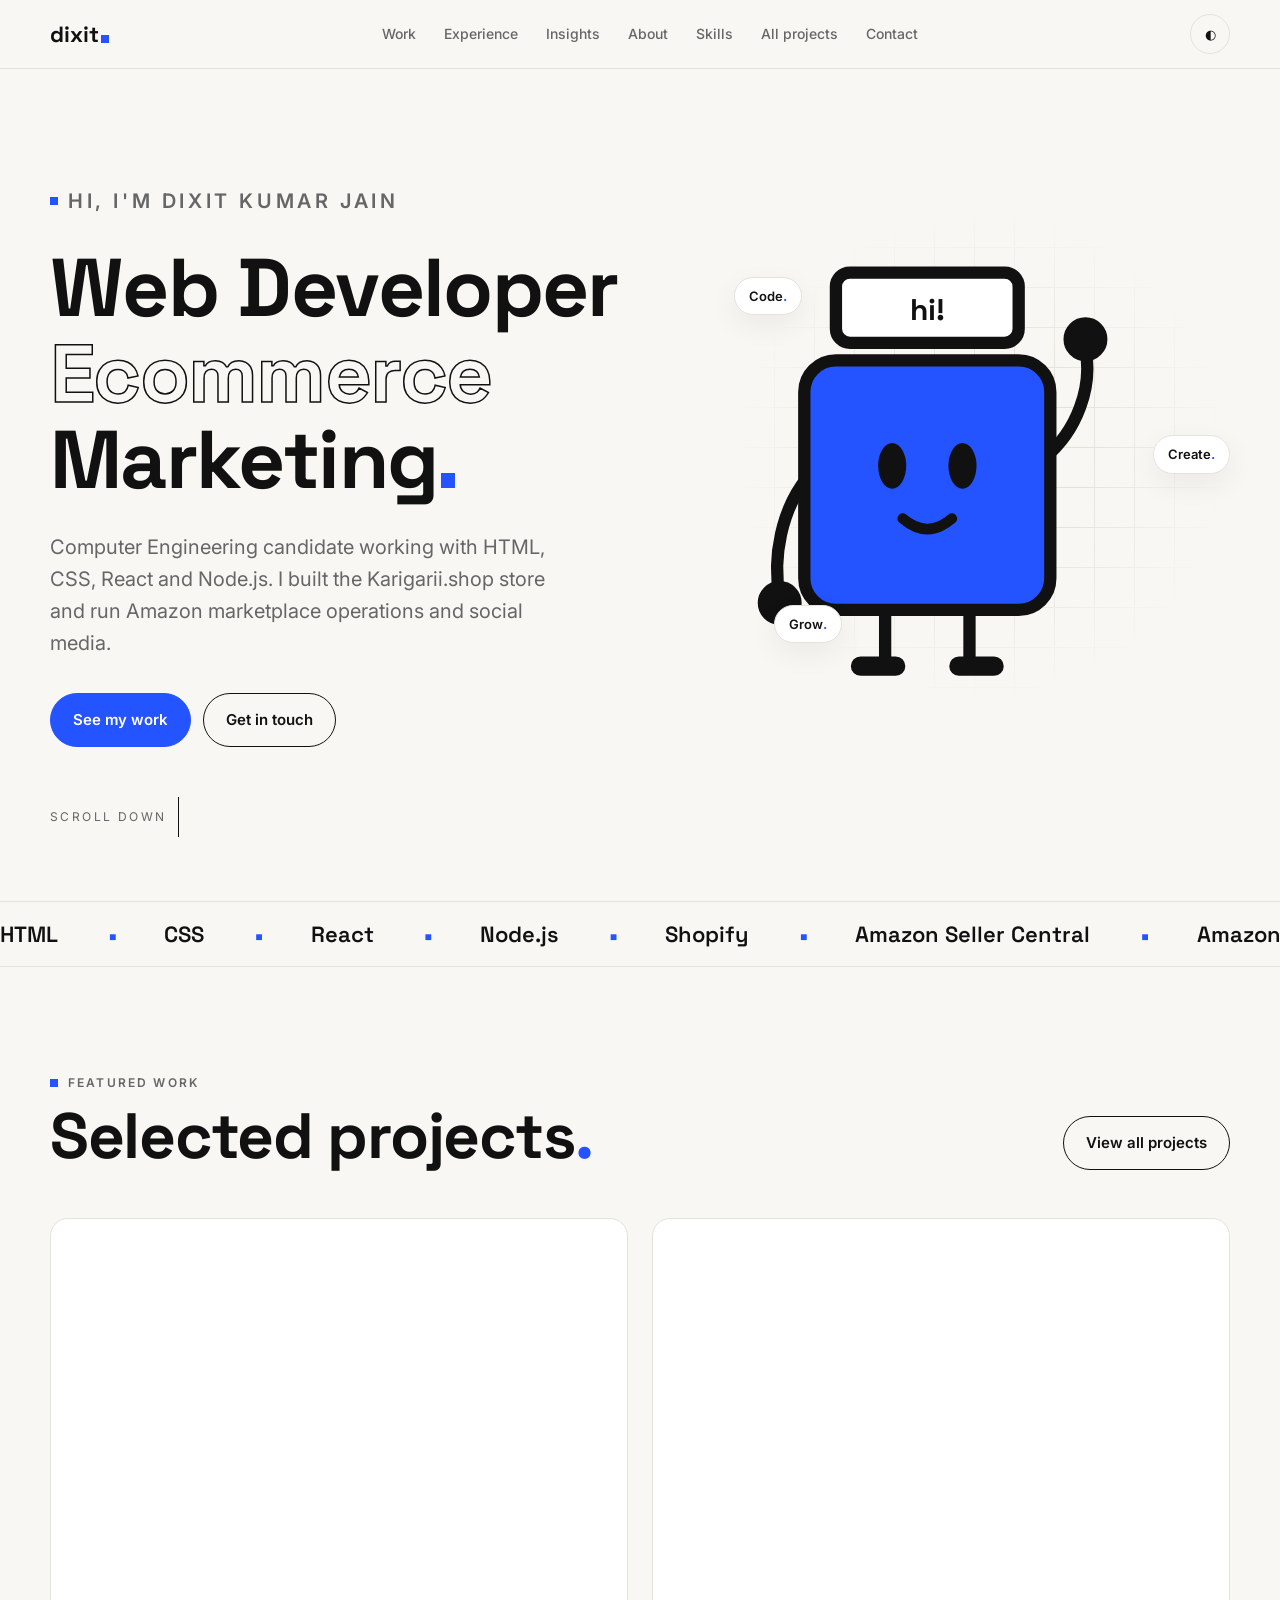
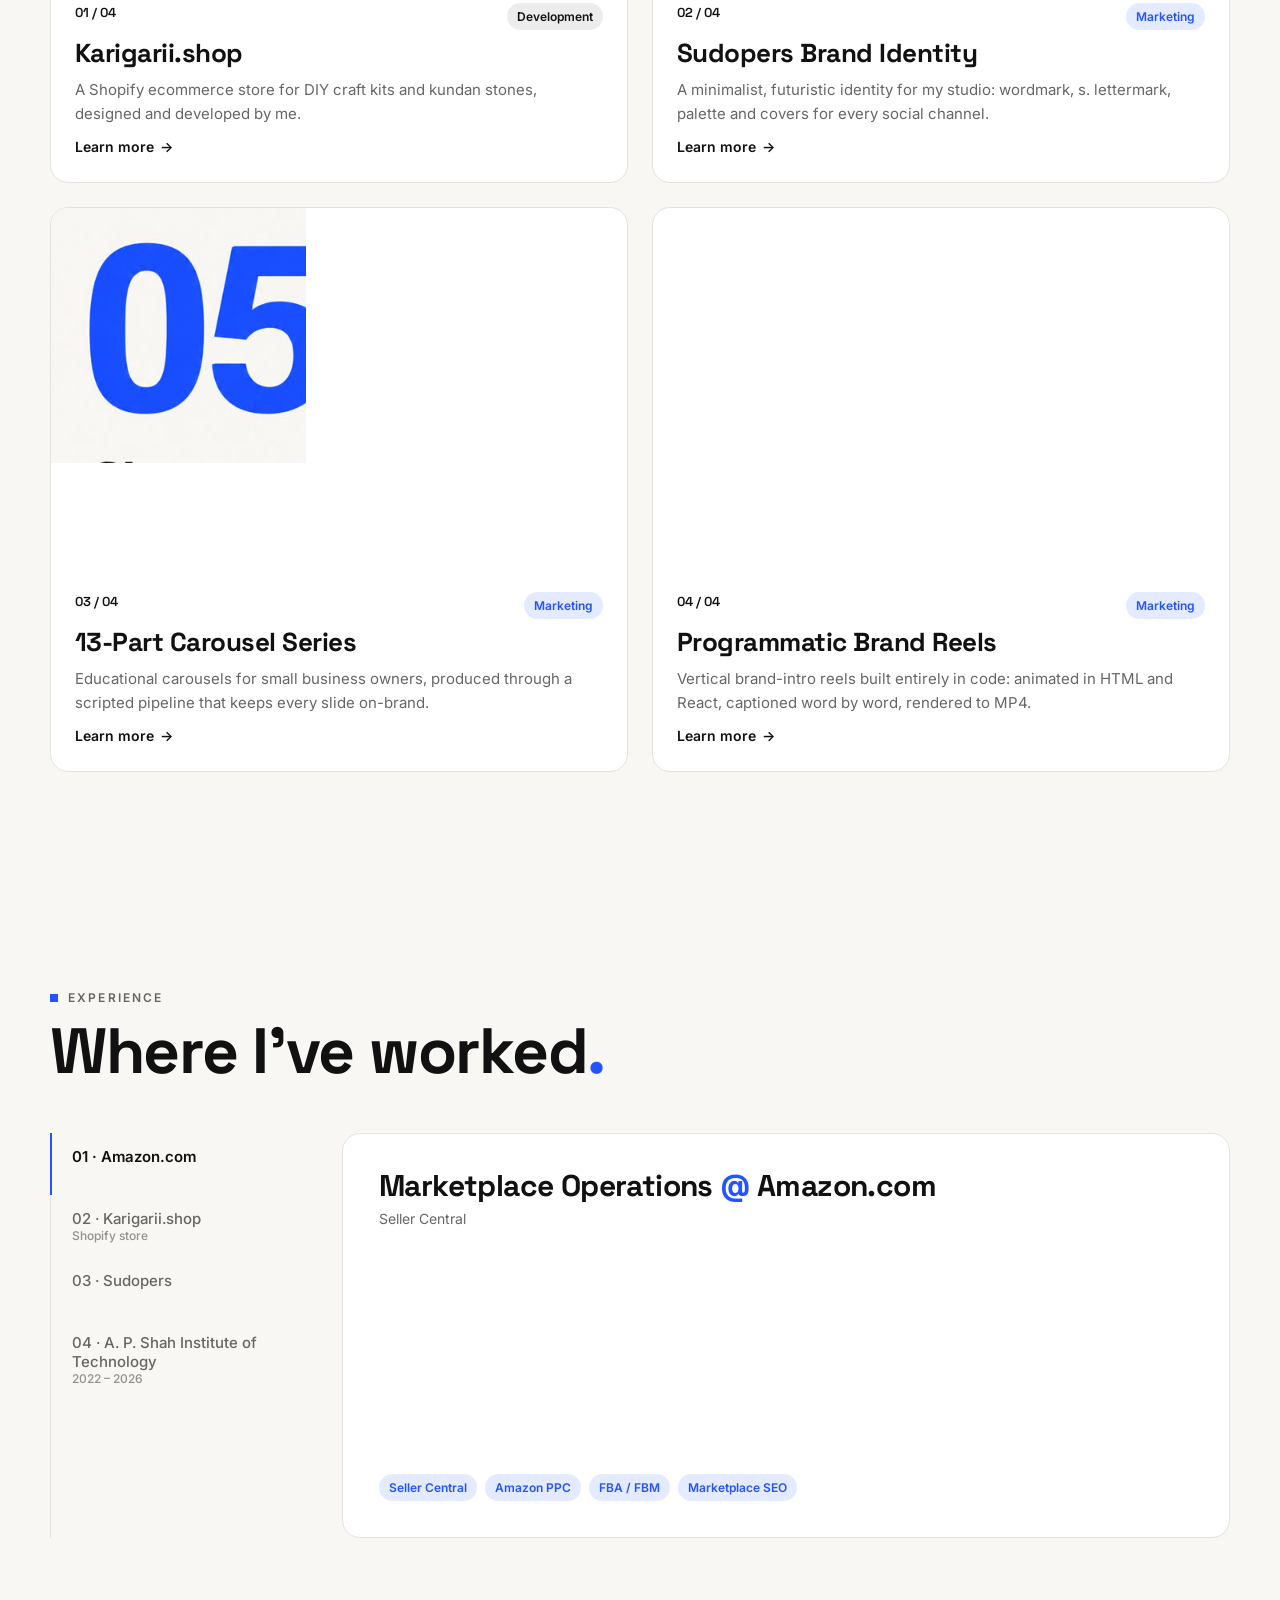
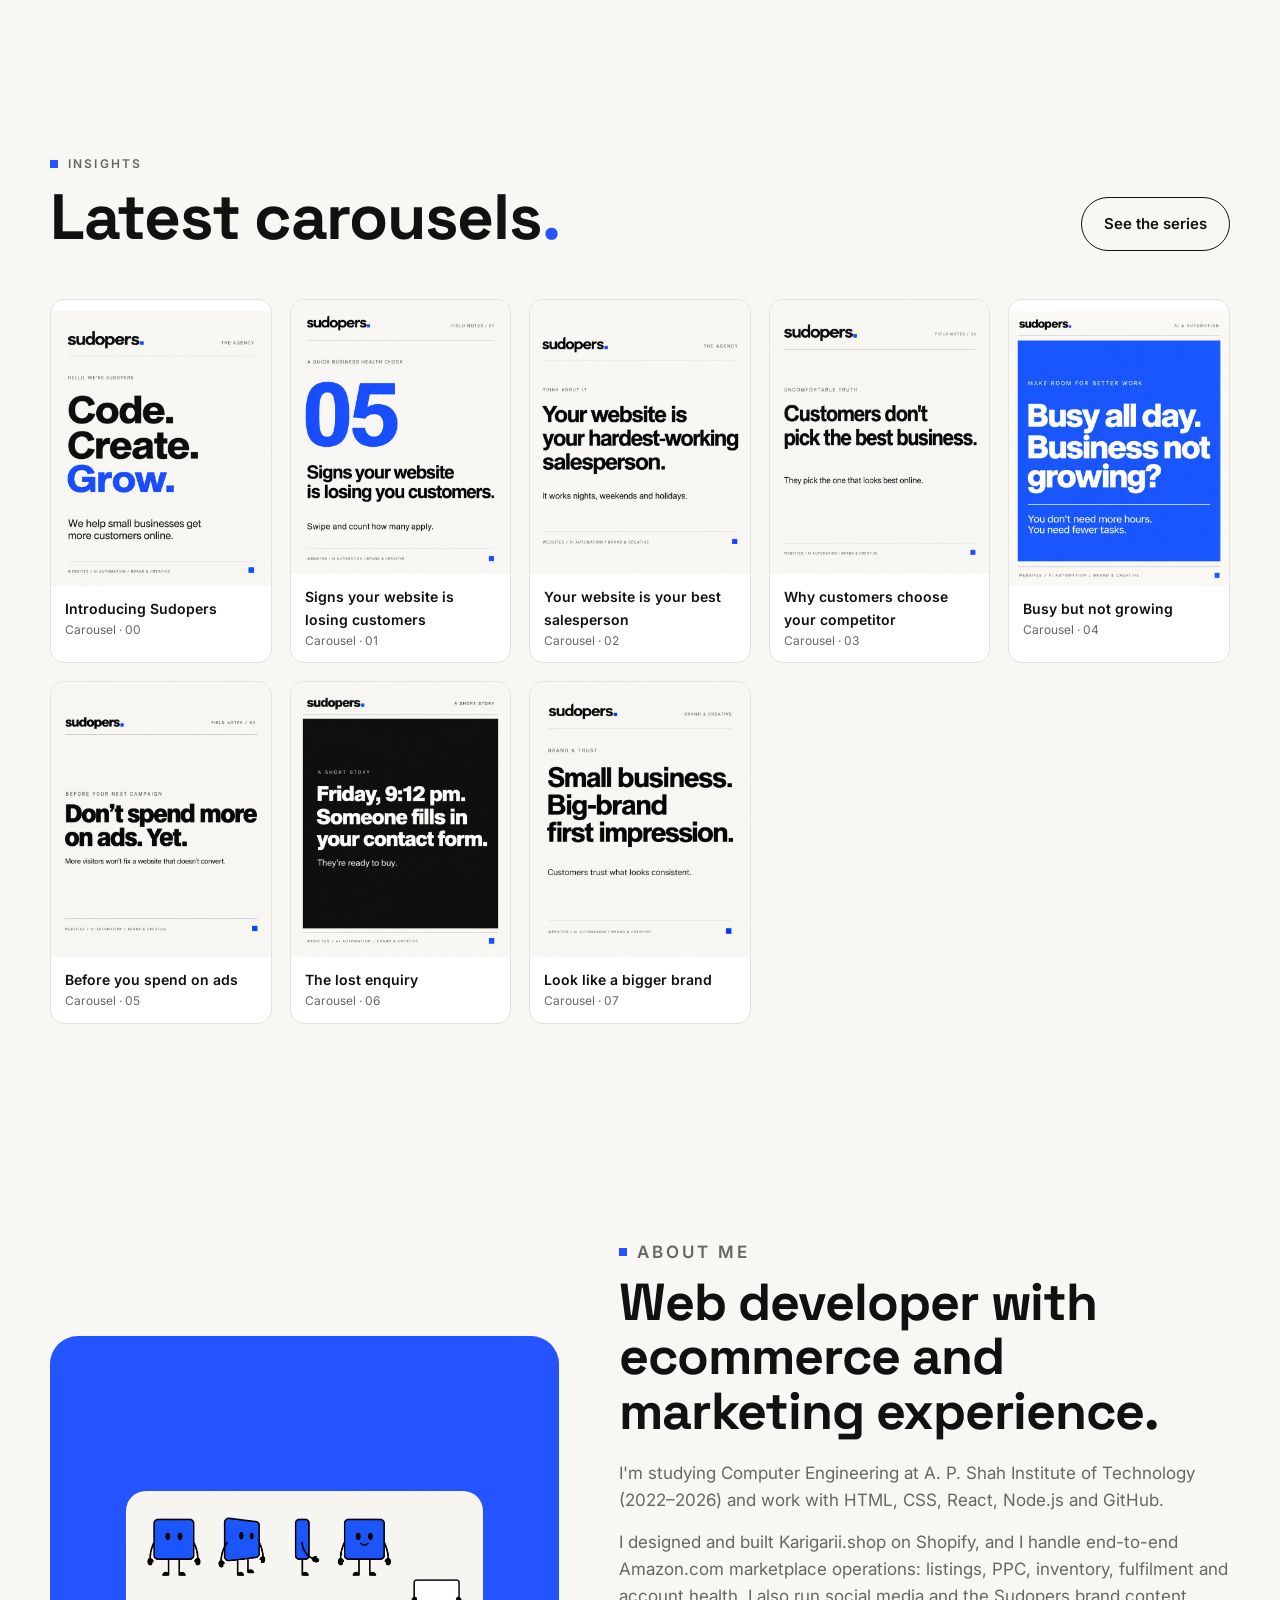
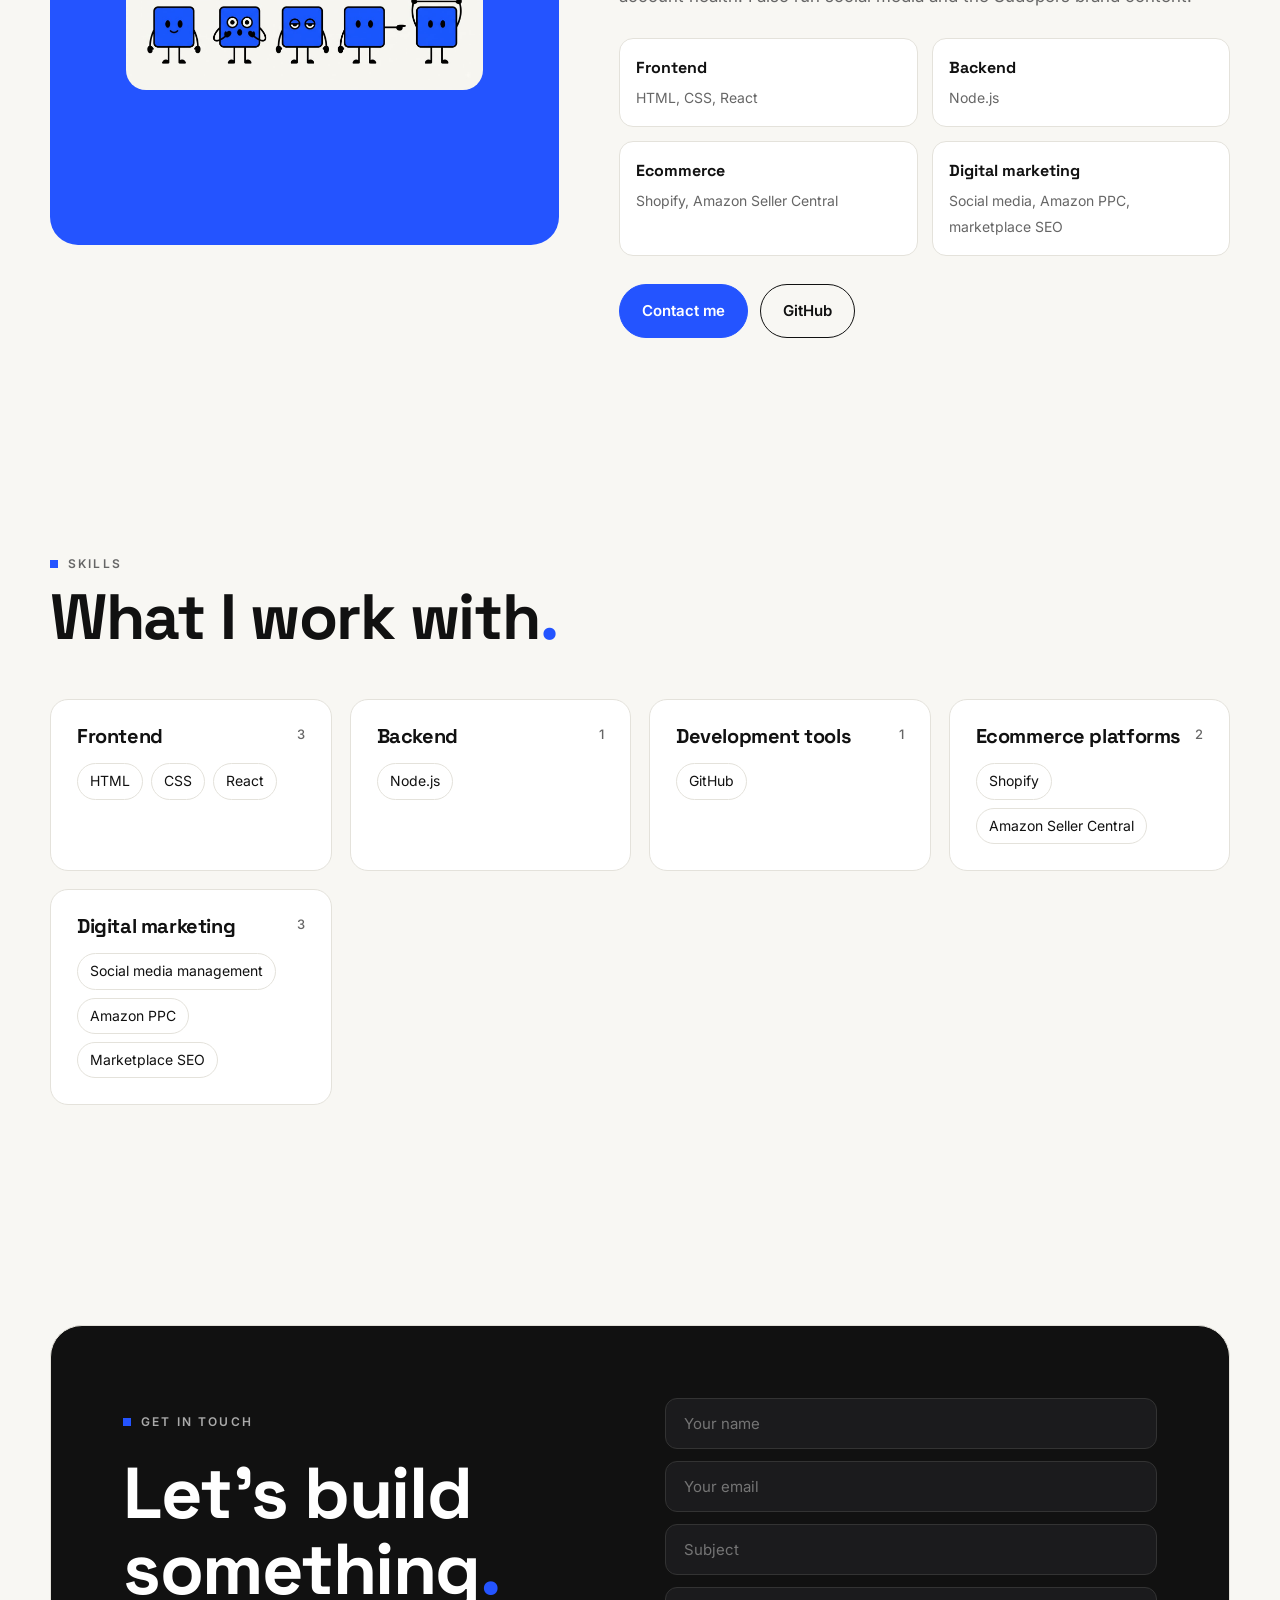
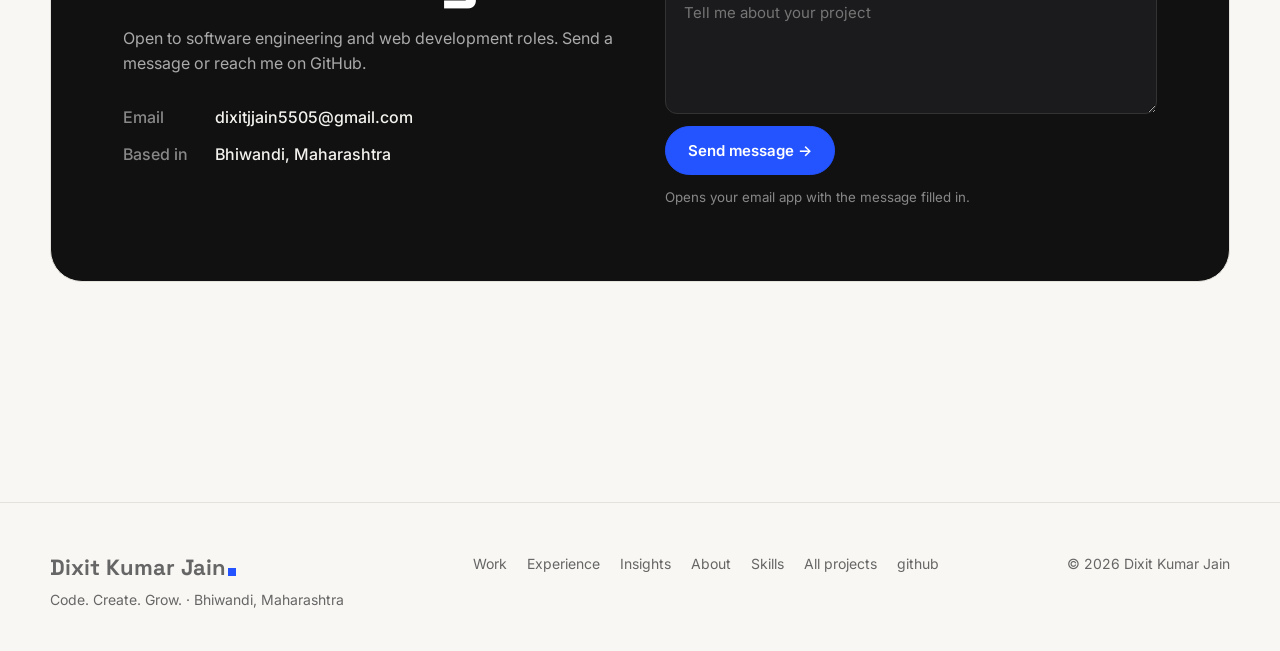
<file: index.html>
<!doctype html>
<html lang="en">
<head>
  <meta charset="utf-8">
  <meta name="viewport" content="width=device-width, initial-scale=1">
  <title>Dixit Kumar Jain · Web Developer</title>
  <meta name="description" content="Portfolio of Dixit Kumar Jain: web development, ecommerce and marketing work.">
  <link rel="icon" href="assets/brand/profile-400.png">
  <link rel="preconnect" href="https://fonts.googleapis.com">
  <link href="https://fonts.googleapis.com/css2?family=Inter:wght@400;500;600&family=Space+Grotesk:wght@500;600;700&display=swap" rel="stylesheet">
  <link rel="stylesheet" href="styles.css">
</head>
<body>
  <main>
    <section class="hero" id="hero"></section>
    <div class="marquee" id="marquee"></div>

    <section id="work"><div class="wrap">
      <div class="sec-head"><div><p class="eyebrow">Featured work</p><h2>Selected projects<span class="dot">.</span></h2></div>
        <a class="btn" href="projects.html">View all projects</a></div>
      <div class="cards" id="featured"></div>
    </div></section>

    <section id="experience"><div class="wrap">
      <div class="sec-head"><div><p class="eyebrow">Experience</p><h2>Where I've worked<span class="dot">.</span></h2></div></div>
      <div class="exp reveal"><div class="exp-tabs" id="expTabs"></div><div class="exp-panel" id="expPanel"></div></div>
    </div></section>

    <section id="insights"><div class="wrap">
      <div class="sec-head"><div><p class="eyebrow">Insights</p><h2>Latest carousels<span class="dot">.</span></h2></div>
        <a class="btn" href="project.html?id=carousel-series">See the series</a></div>
      <div class="posts" id="posts"></div>
    </div></section>

    <section id="about"><div class="wrap about">
      <div class="about-art reveal"><img src="assets/story/sudo-sheet.jpg" alt="Sudo, the Sudopers mascot"></div>
      <div id="aboutText" class="reveal"></div>
    </div></section>

    <section id="skills"><div class="wrap">
      <div class="sec-head"><div><p class="eyebrow">Skills</p><h2>What I work with<span class="dot">.</span></h2></div></div>
      <div class="skill-grid" id="skills-grid"></div>
    </div></section>

    <section id="contact"><div class="wrap">
      <div class="contact reveal">
        <div><p class="eyebrow">Get in touch</p><h2>Let's build something<span class="dot">.</span></h2>
          <p>Open to software engineering and web development roles. Send a message or reach me on GitHub.</p>
          <div id="contactInfo"></div></div>
        <form id="contactForm">
          <input name="name" placeholder="Your name" required>
          <input name="email" type="email" placeholder="Your email" required>
          <input name="subject" placeholder="Subject">
          <textarea name="message" rows="5" placeholder="Tell me about your project" required></textarea>
          <button class="btn primary" type="submit">Send message →</button>
          <small>Opens your email app with the message filled in.</small>
        </form>
      </div>
    </div></section>
  </main>
  <script src="data.js"></script>
  <script src="main.js"></script>
  <script>home();</script>
</body>
</html>
</file>
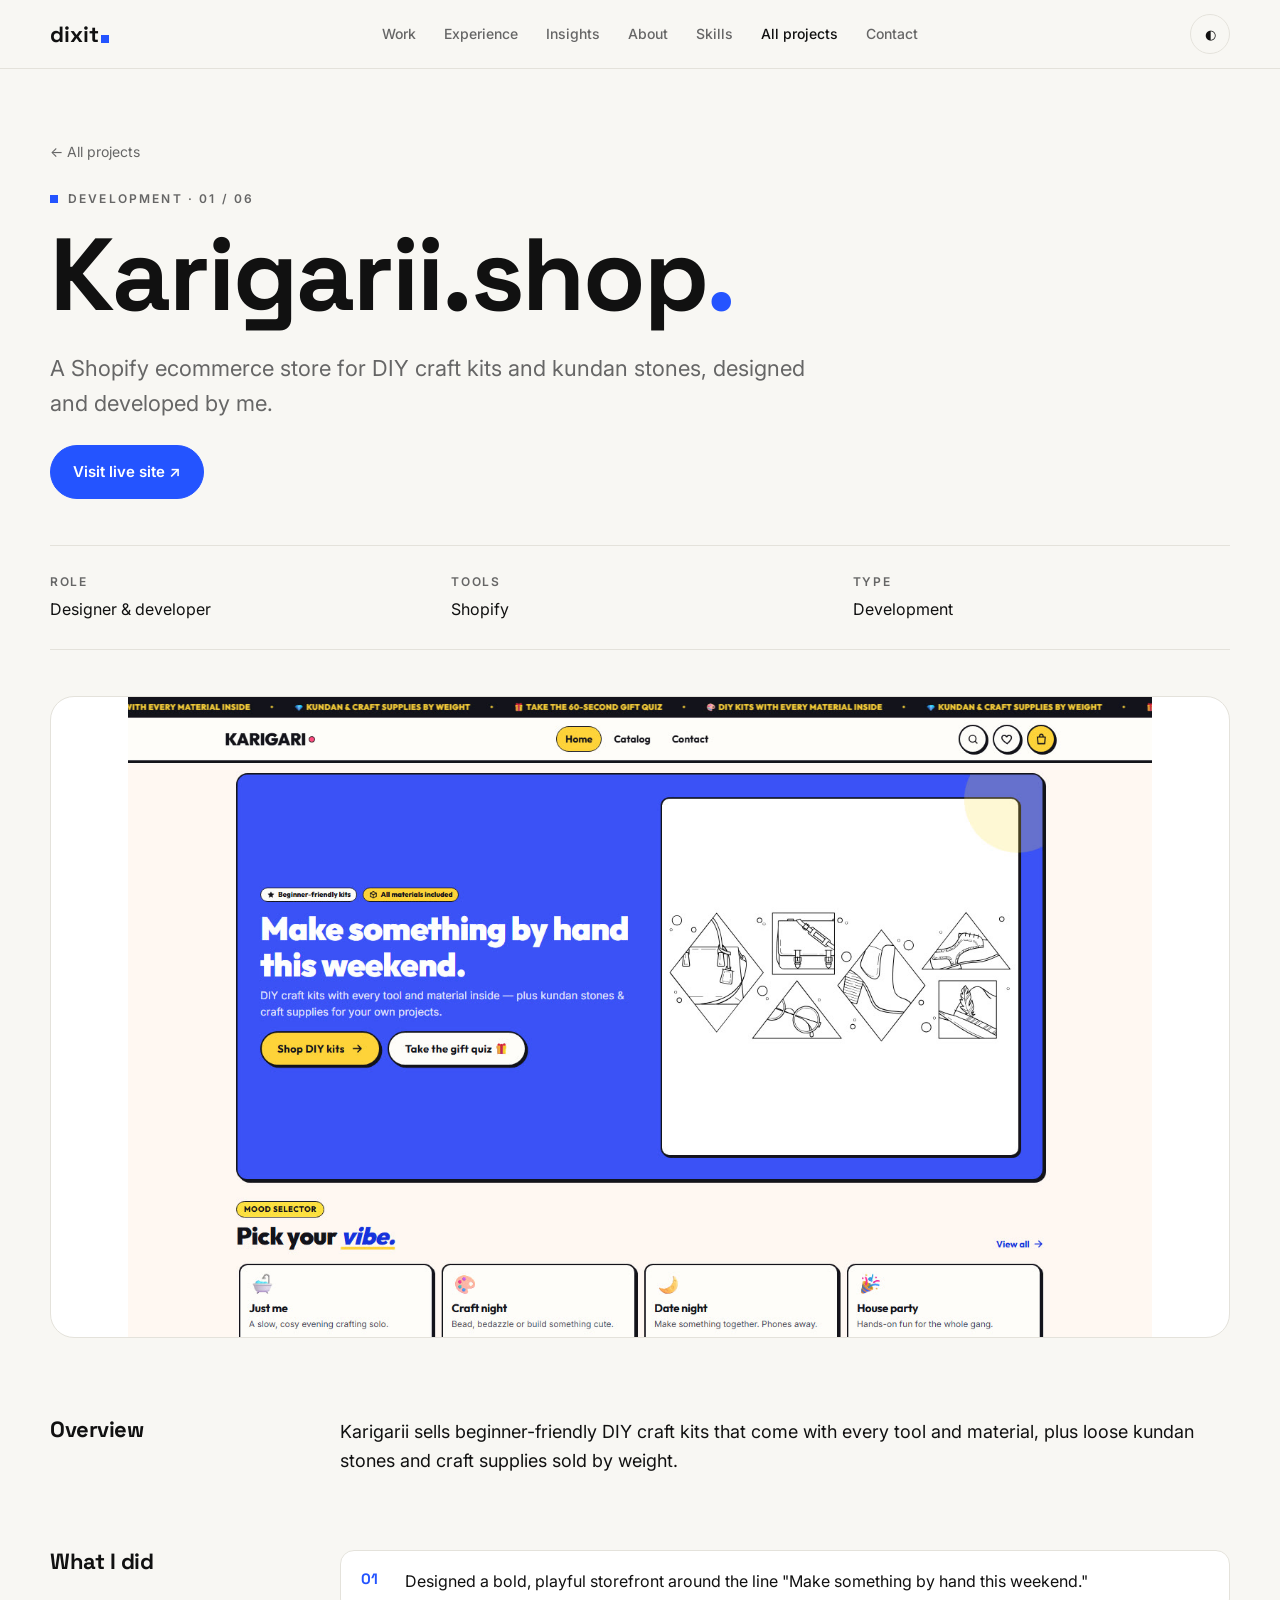
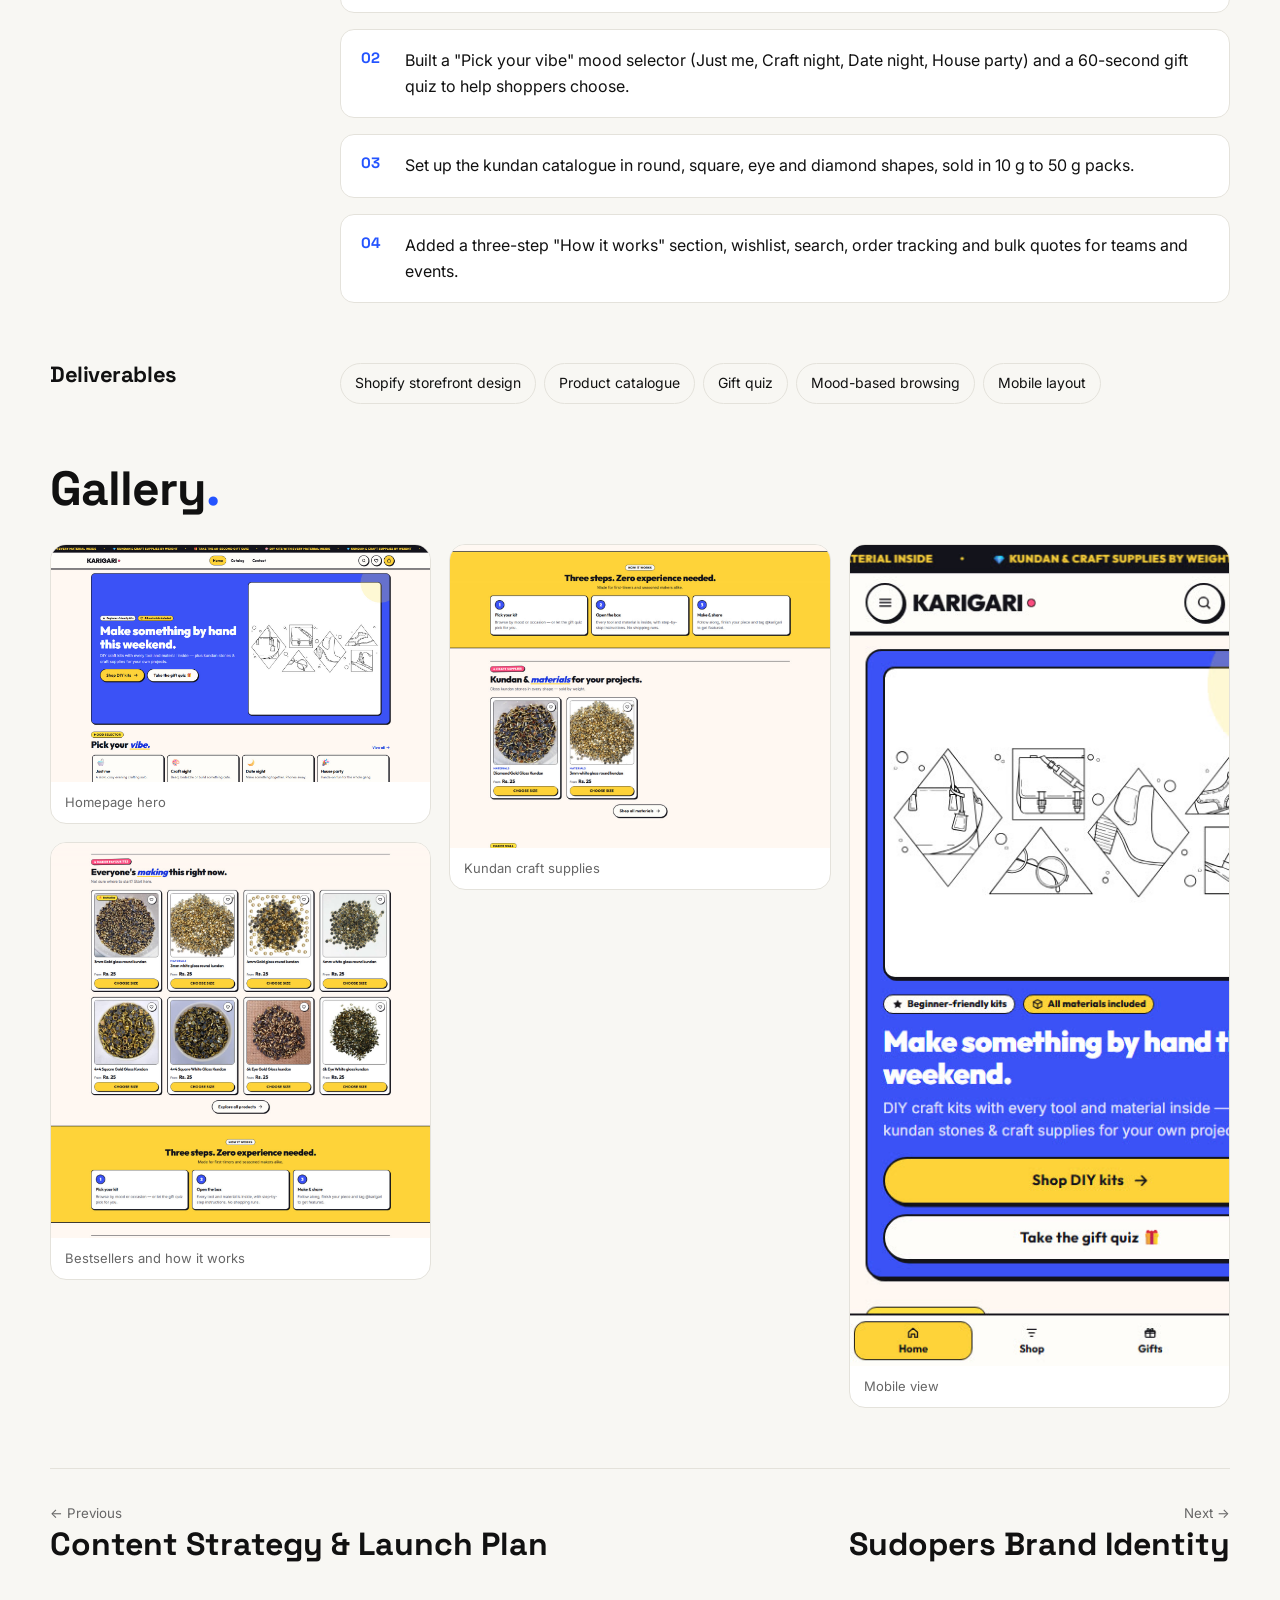
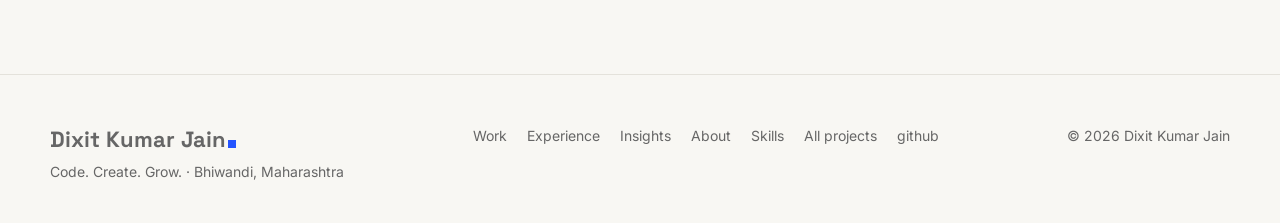
<file: project.html>
<!doctype html>
<html lang="en">
<head>
  <meta charset="utf-8">
  <meta name="viewport" content="width=device-width, initial-scale=1">
  <title>Project · Dixit Kumar Jain</title>
  <link rel="icon" href="assets/brand/profile-400.png">
  <link rel="preconnect" href="https://fonts.googleapis.com">
  <link href="https://fonts.googleapis.com/css2?family=Inter:wght@400;500;600&family=Space+Grotesk:wght@500;600;700&display=swap" rel="stylesheet">
  <link rel="stylesheet" href="styles.css">
</head>
<body>
  <main id="project"></main>
  <script src="data.js"></script>
  <script src="main.js"></script>
  <script>projectPage();</script>
</body>
</html>
</file>
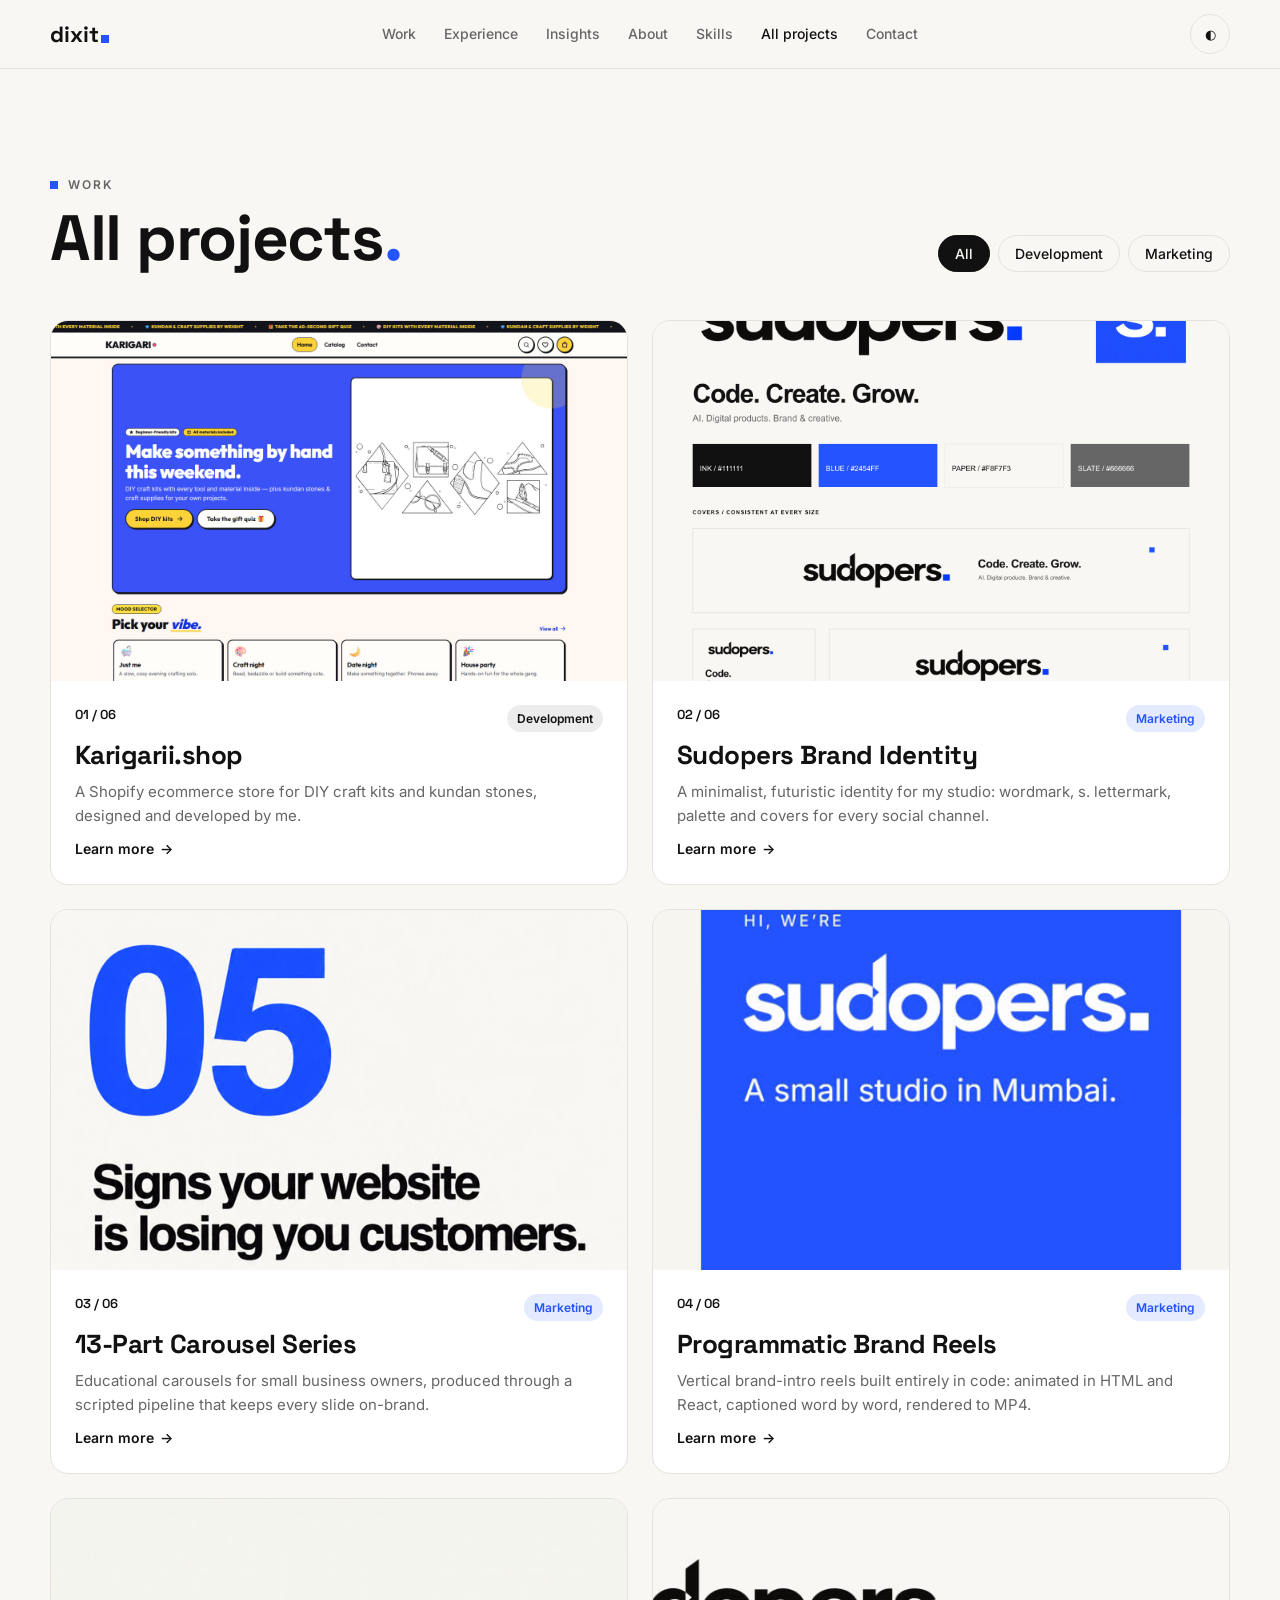
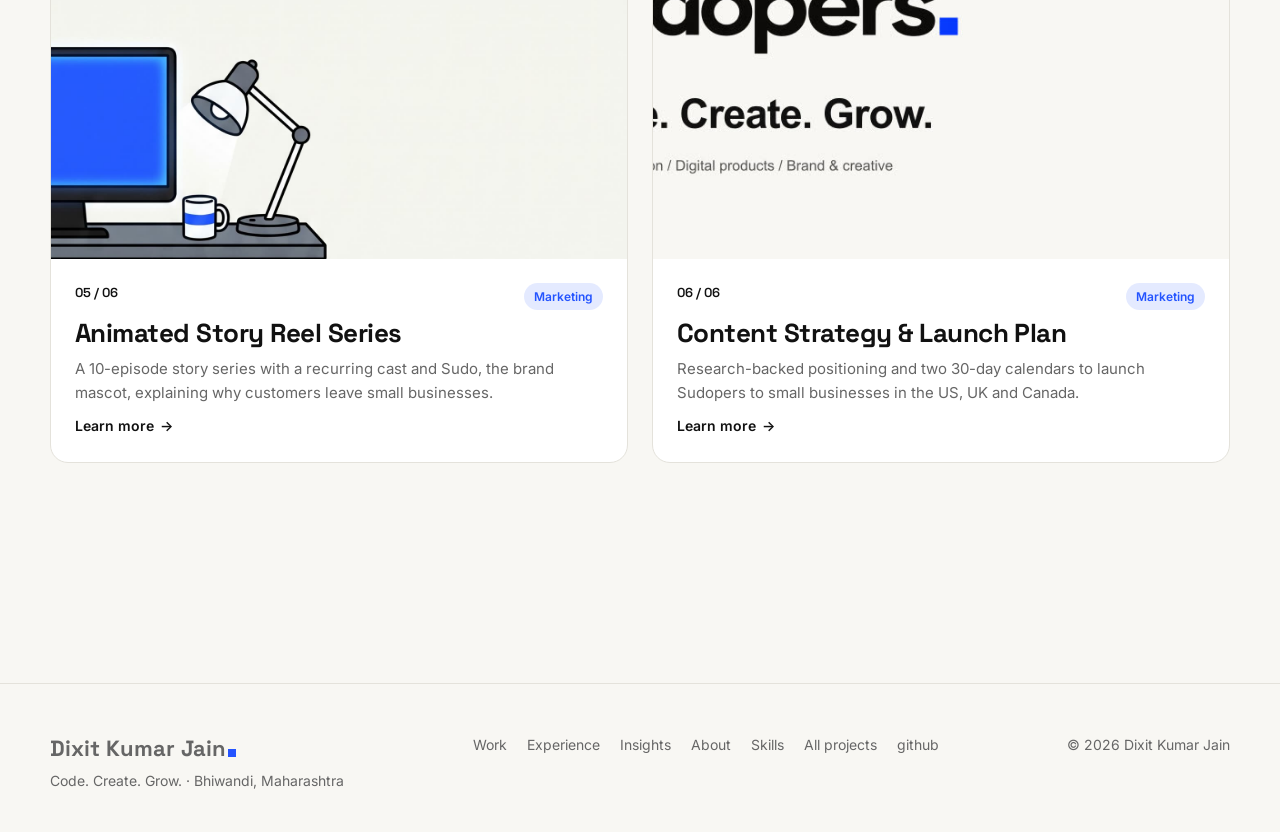
<file: projects.html>
<!doctype html>
<html lang="en">
<head>
  <meta charset="utf-8">
  <meta name="viewport" content="width=device-width, initial-scale=1">
  <title>Projects · Dixit Kumar Jain</title>
  <link rel="icon" href="assets/brand/profile-400.png">
  <link rel="preconnect" href="https://fonts.googleapis.com">
  <link href="https://fonts.googleapis.com/css2?family=Inter:wght@400;500;600&family=Space+Grotesk:wght@500;600;700&display=swap" rel="stylesheet">
  <link rel="stylesheet" href="styles.css">
</head>
<body>
  <main><section><div class="wrap">
    <div class="sec-head"><div><p class="eyebrow">Work</p><h2>All projects<span class="dot">.</span></h2></div>
      <div class="filters" id="filters"></div></div>
    <div class="cards" id="all"></div>
  </div></section></main>
  <script src="data.js"></script>
  <script src="main.js"></script>
  <script>projectsPage();</script>
</body>
</html>
</file>
<file: styles.css>
:root {
  --ink: #111111;
  --paper: #f8f7f3;
  --blue: #2454ff;
  --slate: #666666;
  --bg: var(--paper);
  --fg: var(--ink);
  --muted: var(--slate);
  --card: #ffffff;
  --line: #e4e2db;
  --sudo-stroke: #111111;
  --radius: 18px;
  --max: 1180px;
  --head: "Space Grotesk", Arial, Helvetica, sans-serif;
  --body: "Inter", Arial, Helvetica, sans-serif;
}
@media (prefers-color-scheme: dark) {
  :root:not([data-theme="light"]) {
    --bg: #0d0d0e; --fg: #f3f2ee; --muted: #9a9a9a; --card: #17171a; --line: #2a2a2e; --sudo-stroke: #0d0d0e;
  }
}
:root[data-theme="dark"] { --bg: #0d0d0e; --fg: #f3f2ee; --muted: #9a9a9a; --card: #17171a; --line: #2a2a2e; --sudo-stroke: #0d0d0e; }

* { box-sizing: border-box; margin: 0; padding: 0; }
@media (prefers-reduced-motion: no-preference) { html { scroll-behavior: smooth; } }
body { background: var(--bg); color: var(--fg); font: 16px/1.6 var(--body); -webkit-font-smoothing: antialiased; overflow-x: hidden; }
img, video { display: block; max-width: 100%; }
a { color: inherit; text-decoration: none; }
.wrap { width: min(var(--max), 100% - 32px); margin-inline: auto; }
h1, h2, h3 { font-family: var(--head); line-height: 1.05; letter-spacing: -0.02em; }
.dot { color: var(--blue); }
.eyebrow { font: 600 12px/1 var(--body); letter-spacing: .18em; text-transform: uppercase; color: var(--muted); display: flex; align-items: center; gap: 10px; }
.eyebrow::before { content: ""; width: 8px; height: 8px; background: var(--blue); }
section { padding: 110px 0; }
.sec-head { display: flex; justify-content: space-between; align-items: end; gap: 24px; margin-bottom: 48px; flex-wrap: wrap; }
.sec-head h2 { font-size: clamp(36px, 6vw, 64px); margin-top: 14px; }
.btn { display: inline-flex; align-items: center; gap: 10px; padding: 14px 22px; border-radius: 999px; font-weight: 600; font-size: 15px; border: 1.5px solid var(--fg); transition: .25s; cursor: pointer; background: none; color: var(--fg); font-family: var(--body); }
.btn:hover { background: var(--fg); color: var(--bg); }
.btn.primary { background: var(--blue); border-color: var(--blue); color: #fff; }
.btn.primary:hover { background: var(--fg); border-color: var(--fg); color: var(--bg); }

/* nav */
.nav { position: sticky; top: 0; z-index: 50; backdrop-filter: blur(14px); background: color-mix(in srgb, var(--bg) 82%, transparent); border-bottom: 1px solid var(--line); }
.nav .wrap { display: flex; align-items: center; justify-content: space-between; height: 68px; }
.logo { font: 700 22px var(--head); display: flex; align-items: center; gap: 2px; }
.logo i { width: 8px; height: 8px; background: var(--blue); display: inline-block; margin-top: 10px; }
.nav ul { display: flex; gap: 28px; list-style: none; font-size: 14px; font-weight: 500; }
.nav ul a { color: var(--muted); transition: .2s; }
.nav ul a:hover, .nav ul a.active { color: var(--fg); }
.nav-r { display: flex; gap: 10px; align-items: center; }
.icon-btn { width: 40px; height: 40px; border-radius: 50%; border: 1px solid var(--line); display: grid; place-items: center; background: none; color: var(--fg); cursor: pointer; }
.menu-btn { display: none; }
@media (max-width: 820px) {
  .nav ul { display: none; position: absolute; top: 68px; left: 0; right: 0; flex-direction: column; gap: 0; background: var(--bg); border-bottom: 1px solid var(--line); padding: 8px 16px 16px; }
  .nav ul.open { display: flex; }
  .nav ul a { display: block; padding: 12px 0; font-size: 18px; }
  .menu-btn { display: grid; }
}

/* hero */
.hero { padding: 70px 0 40px; min-height: calc(100vh - 68px); display: flex; flex-direction: column; justify-content: center; position: relative; }
.hero-grid { display: grid; grid-template-columns: 1.3fr 1fr; align-items: center; gap: 40px; }
.hero h1 { font-size: clamp(42px, 6.4vw, 88px); font-weight: 700; }
.hero h1 span { display: block; opacity: 0; transform: translateY(40px); animation: rise .9s cubic-bezier(.2,.7,.2,1) forwards; }
.hero h1 span:nth-child(2) { animation-delay: .12s; color: transparent; -webkit-text-stroke: 1.5px var(--fg); }
.hero h1 span:nth-child(3) { animation-delay: .24s; }
.hero h1 span:nth-child(3)::after { content: ""; display: inline-block; width: .18em; height: .18em; background: var(--blue); margin-left: .04em; }
.hero p { font-size: clamp(17px, 2vw, 20px); color: var(--muted); max-width: 520px; margin: 28px 0 34px; }
.hero .cta { display: flex; gap: 12px; flex-wrap: wrap; }
.hero-art { position: relative; aspect-ratio: 1; }
.hero-art .grid-bg { position: absolute; inset: 0; background-image: linear-gradient(var(--line) 1px, transparent 1px), linear-gradient(90deg, var(--line) 1px, transparent 1px); background-size: 40px 40px; mask: radial-gradient(circle, #000 30%, transparent 70%); }
.hero-art svg { position: relative; width: 78%; margin: 11% auto 0; animation: bob 3.5s ease-in-out infinite; }
.chip { position: absolute; background: var(--card); border: 1px solid var(--line); border-radius: 999px; padding: 8px 14px; font-size: 13px; font-weight: 600; box-shadow: 0 10px 30px rgba(0,0,0,.06); animation: bob 4s ease-in-out infinite; }
.chip b { color: var(--blue); }
.scroll-cue { margin-top: 50px; font-size: 12px; letter-spacing: .2em; text-transform: uppercase; color: var(--muted); display: flex; align-items: center; gap: 12px; }
.scroll-cue::after { content: ""; width: 1px; height: 40px; background: var(--fg); animation: cue 1.8s ease-in-out infinite; transform-origin: top; }
@keyframes rise { to { opacity: 1; transform: none; } }
@keyframes bob { 50% { transform: translateY(-12px); } }
@keyframes cue { 0% { transform: scaleY(0); } 50% { transform: scaleY(1); } 100% { transform: scaleY(0); transform-origin: bottom; } }
.sudo .eyes { animation: blink 4s infinite; transform-origin: center 42%; transform-box: fill-box; }
@keyframes blink { 0%, 92%, 100% { transform: scaleY(1); } 95% { transform: scaleY(.1); } }
.sudo .wave { animation: wave 1.6s ease-in-out infinite; transform-origin: 0 100%; transform-box: fill-box; }
@keyframes wave { 50% { transform: rotate(-18deg); } }
@media (max-width: 820px) { .hero-grid { grid-template-columns: 1fr; } .hero-art { max-width: 340px; width: 100%; margin: 0 auto; order: -1; } }

/* marquee */
.marquee { border-block: 1px solid var(--line); overflow: hidden; padding: 18px 0; }
.marquee div { display: flex; gap: 48px; width: max-content; animation: slide 30s linear infinite; font: 600 22px var(--head); }
.marquee span::after { content: " ■"; color: var(--blue); font-size: 12px; margin-left: 48px; vertical-align: middle; }
@keyframes slide { to { transform: translateX(-50%); } }

/* project cards */
.filters { display: flex; gap: 8px; flex-wrap: wrap; }
.filters button { padding: 9px 16px; border-radius: 999px; border: 1px solid var(--line); background: none; color: var(--fg); cursor: pointer; font: 500 14px var(--body); }
.filters button.on { background: var(--fg); color: var(--bg); border-color: var(--fg); }
.cards { display: grid; grid-template-columns: repeat(2, 1fr); gap: 24px; }
@media (max-width: 760px) { .cards { grid-template-columns: 1fr; } }
.card { background: var(--card); border: 1px solid var(--line); border-radius: var(--radius); overflow: hidden; display: flex; flex-direction: column; transition: transform .35s, box-shadow .35s; }
.card:hover { transform: translateY(-6px); box-shadow: 0 24px 50px rgba(0,0,0,.08); }
.card .thumb { aspect-ratio: 16/10; overflow: hidden; background: var(--bg); position: relative; }
.card .thumb img { width: 100%; height: 100%; object-fit: cover; transition: transform .6s; }
.card:hover .thumb img { transform: scale(1.05); }
.card .thumb .draft { position: absolute; inset: 0; display: grid; place-items: center; border: 2px dashed var(--line); margin: 16px; border-radius: 12px; color: var(--muted); font-weight: 600; }
.card .body { padding: 24px; display: flex; flex-direction: column; gap: 10px; flex: 1; }
.card .meta { display: flex; justify-content: space-between; font-size: 13px; color: var(--muted); }
.card .num { font-family: var(--head); font-weight: 600; color: var(--fg); }
.card h3 { font-size: 26px; }
.card p { color: var(--muted); font-size: 15px; flex: 1; }
.tag { display: inline-block; font-size: 12px; font-weight: 600; padding: 4px 10px; border-radius: 999px; background: color-mix(in srgb, var(--blue) 12%, transparent); color: var(--blue); }
.tag.dev { background: color-mix(in srgb, var(--fg) 8%, transparent); color: var(--fg); }
.more { font-weight: 600; font-size: 14px; display: inline-flex; gap: 6px; align-items: center; }
.more::after { content: "→"; transition: .25s; }
.card:hover .more::after { transform: translateX(5px); }
.center { text-align: center; margin-top: 44px; }

/* experience */
.exp { display: grid; grid-template-columns: 260px 1fr; gap: 32px; }
.exp-tabs { display: flex; flex-direction: column; border-left: 1px solid var(--line); }
.exp-tabs button { text-align: left; padding: 14px 20px; background: none; border: none; border-left: 2px solid transparent; margin-left: -1px; color: var(--muted); font: 500 15px var(--body); cursor: pointer; }
.exp-tabs button.on { color: var(--fg); border-color: var(--blue); font-weight: 600; }
.exp-tabs button small { display: block; font-size: 12px; opacity: .7; }
.exp-panel { background: var(--card); border: 1px solid var(--line); border-radius: var(--radius); padding: 36px; }
.exp-panel h3 { font-size: 30px; }
.exp-panel .dates { color: var(--muted); margin: 6px 0 20px; font-size: 14px; }
.exp-panel ul { list-style: none; display: grid; gap: 12px; margin-bottom: 22px; }
.exp-panel li { padding-left: 22px; position: relative; }
.exp-panel li::before { content: ""; position: absolute; left: 0; top: 9px; width: 8px; height: 8px; background: var(--blue); }
.tags { display: flex; gap: 8px; flex-wrap: wrap; }
@media (max-width: 760px) { .exp { grid-template-columns: 1fr; } .exp-tabs { flex-direction: row; overflow-x: auto; border-left: 0; border-bottom: 1px solid var(--line); } .exp-tabs button { border-left: 0; border-bottom: 2px solid transparent; margin: 0 0 -1px; white-space: nowrap; } .exp-panel { padding: 24px; } }

/* insights / carousels */
.posts { display: grid; grid-template-columns: repeat(auto-fill, minmax(200px, 1fr)); gap: 18px; }
.post { border-radius: 14px; overflow: hidden; border: 1px solid var(--line); background: var(--card); cursor: pointer; transition: .3s; text-align: left; padding: 0; color: var(--fg); font: inherit; }
.post:hover { transform: translateY(-4px); }
.post img { aspect-ratio: 4/5; object-fit: cover; width: 100%; }
.post div { padding: 12px 14px; font-size: 14px; font-weight: 600; }
.post small { display: block; color: var(--muted); font-weight: 400; font-size: 12px; }

/* about */
.about { display: grid; grid-template-columns: 1fr 1.2fr; gap: 60px; align-items: center; }
.about-art { background: var(--blue); border-radius: 28px; aspect-ratio: 1; display: grid; place-items: center; position: relative; overflow: hidden; }
.about-art img { width: 70%; border-radius: 20px; }
.about h2 { font-size: clamp(32px, 5vw, 52px); margin: 14px 0 22px; }
.about p { color: var(--muted); margin-bottom: 14px; font-size: 17px; }
.traits { display: grid; grid-template-columns: 1fr 1fr; gap: 14px; margin: 28px 0; }
.trait { border: 1px solid var(--line); border-radius: 14px; padding: 16px; background: var(--card); }
.trait b { display: block; font-family: var(--head); margin-bottom: 4px; }
.trait span { font-size: 14px; color: var(--muted); }
@media (max-width: 820px) { .about { grid-template-columns: 1fr; } .traits { grid-template-columns: 1fr; } }

/* skills */
.skill-grid { display: grid; grid-template-columns: repeat(auto-fit, minmax(240px, 1fr)); gap: 18px; }
.skill { border: 1px solid var(--line); border-radius: var(--radius); padding: 26px; background: var(--card); }
.skill h3 { font-size: 20px; margin-bottom: 16px; display: flex; justify-content: space-between; }
.skill h3 small { font: 500 13px var(--body); color: var(--muted); }
.skill ul { list-style: none; display: flex; flex-wrap: wrap; gap: 8px; }
.skill li { font-size: 14px; padding: 6px 12px; border: 1px solid var(--line); border-radius: 999px; }

/* contact */
.contact { background: var(--ink); border: 1px solid var(--line); color: #f3f2ee; border-radius: 32px; padding: clamp(28px, 6vw, 72px); display: grid; grid-template-columns: 1fr 1fr; gap: 50px; }
.contact h2 { font-size: clamp(38px, 6vw, 72px); color: #fff; }
.contact .eyebrow { color: #aaa; }
.contact p { color: #aaa; margin: 18px 0 28px; }
.contact .line { display: flex; gap: 12px; margin-bottom: 12px; font-weight: 500; }
.contact .line span { color: #888; width: 80px; }
form { display: grid; gap: 12px; }
input, textarea { width: 100%; padding: 15px 18px; border-radius: 12px; border: 1px solid #333; background: #1b1b1d; color: #fff; font: 15px var(--body); }
input:focus, textarea:focus { outline: 2px solid var(--blue); border-color: transparent; }
.contact .btn { border-color: #fff; color: #fff; justify-self: start; }
.contact .btn.primary { border-color: var(--blue); }
.contact small { color: #888; }
@media (max-width: 820px) { .contact { grid-template-columns: 1fr; } }

/* footer */
footer { padding: 50px 0 40px; border-top: 1px solid var(--line); margin-top: 110px; }
footer .wrap { display: flex; justify-content: space-between; gap: 24px; flex-wrap: wrap; color: var(--muted); font-size: 14px; }
footer nav { display: flex; gap: 20px; flex-wrap: wrap; }
footer a:hover { color: var(--fg); }

/* project detail */
.p-hero { padding: 70px 0 40px; }
.back { color: var(--muted); font-size: 14px; display: inline-block; margin-bottom: 30px; }
.back:hover { color: var(--fg); }
.p-hero h1 { font-size: clamp(44px, 8vw, 104px); margin: 16px 0 22px; }
.p-hero .lead { font-size: clamp(18px, 2.2vw, 22px); color: var(--muted); max-width: 760px; }
.p-meta { display: grid; grid-template-columns: repeat(auto-fit, minmax(180px, 1fr)); gap: 24px; border-block: 1px solid var(--line); padding: 26px 0; margin: 46px 0; }
.p-meta b { display: block; font-size: 12px; letter-spacing: .14em; text-transform: uppercase; color: var(--muted); margin-bottom: 6px; font-weight: 600; }
.p-cover { border-radius: 24px; overflow: hidden; border: 1px solid var(--line); background: var(--card); }
.p-cover img { width: 100%; max-height: 640px; object-fit: contain; }
.p-body { display: grid; grid-template-columns: 240px 1fr; gap: 50px; padding: 80px 0 0; }
.p-body h2 { font-size: 22px; position: sticky; top: 100px; }
.p-block { margin-bottom: 60px; }
.p-block > div p { font-size: 18px; margin-bottom: 14px; }
.p-block ol { list-style: none; counter-reset: s; display: grid; gap: 16px; }
.p-block ol li { counter-increment: s; padding: 18px 20px 18px 64px; position: relative; background: var(--card); border: 1px solid var(--line); border-radius: 14px; }
.p-block ol li::before { content: counter(s, decimal-leading-zero); position: absolute; left: 20px; top: 18px; font: 700 15px var(--head); color: var(--blue); }
.p-block .tags span { font-size: 14px; padding: 8px 14px; border: 1px solid var(--line); border-radius: 999px; }
@media (max-width: 760px) { .p-body { grid-template-columns: 1fr; gap: 14px; } .p-body h2 { position: static; } }
.gallery { columns: 3 260px; column-gap: 18px; }
.gallery figure { break-inside: avoid; margin-bottom: 18px; border-radius: 16px; overflow: hidden; border: 1px solid var(--line); background: var(--card); }
.gallery img, .gallery video { width: 100%; cursor: zoom-in; }
.gallery video { cursor: default; }
.gallery figcaption { padding: 10px 14px; font-size: 13px; color: var(--muted); }
.p-next { display: flex; justify-content: space-between; gap: 18px; border-top: 1px solid var(--line); margin-top: 60px; padding-top: 34px; flex-wrap: wrap; }
.p-next a { flex: 1; min-width: 220px; }
.p-next a:last-child { text-align: right; }
.p-next small { color: var(--muted); display: block; }
.p-next b { font: 700 clamp(22px, 3vw, 32px) var(--head); }
.p-next a:hover b { color: var(--blue); }
.notice { border: 2px dashed var(--line); border-radius: 18px; padding: 30px; color: var(--muted); }

/* lightbox */
.lb { position: fixed; inset: 0; background: rgba(0,0,0,.9); display: none; place-items: center; z-index: 100; padding: 20px; }
.lb.open { display: grid; }
.lb img { max-height: 86vh; border-radius: 10px; }
.lb button { position: absolute; top: 18px; right: 18px; color: #fff; border-color: #444; }
.lb .lb-nav { top: 50%; }
.lb .prev { left: 18px; right: auto; }

/* reveal */
.reveal { opacity: 0; transform: translateY(30px); transition: opacity .8s, transform .8s cubic-bezier(.2,.7,.2,1); }
.reveal.in { opacity: 1; transform: none; }
@media (prefers-reduced-motion: reduce) { *, *::before, *::after { animation: none !important; transition: none !important; } .reveal, .hero h1 span { opacity: 1; transform: none; } }
</file>
